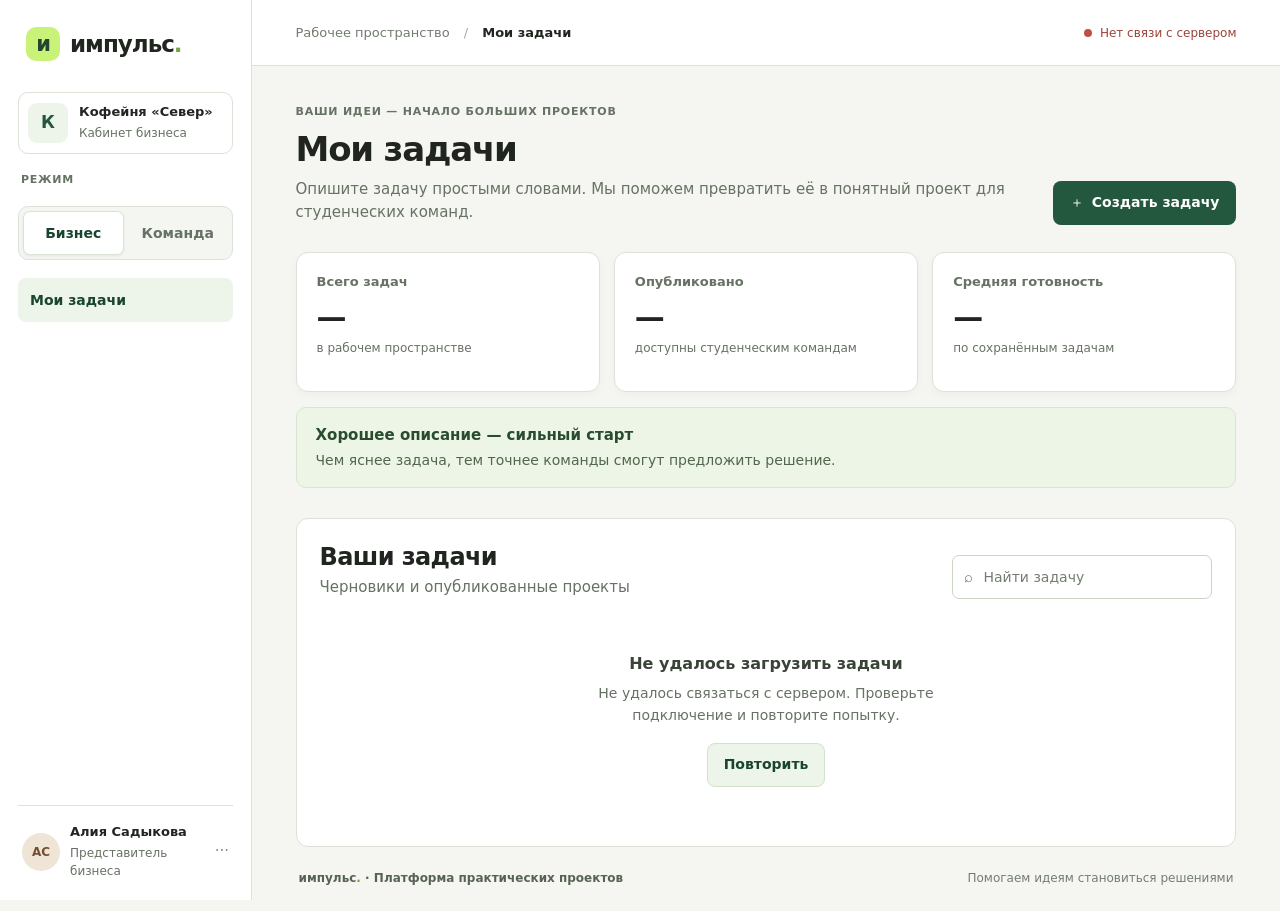
<file: frontend/index.html>
<!doctype html>
<html lang="ru">
  <head>
    <meta charset="utf-8">
    <meta name="viewport" content="width=device-width, initial-scale=1">
    <meta name="theme-color" content="#f6f6f2">
    <title>Задачи для команд — кабинет бизнеса</title>
    <link rel="stylesheet" href="./styles.css">
  </head>
  <body>
    <div class="app-shell">
      <aside class="sidebar">
        <a class="brand" href="#top" aria-label="На главную">
          <span class="brand-mark">и</span><span>импульс<span class="brand-dot">.</span></span>
        </a>
        <div class="workspace"><span class="workspace-icon">К</span><span><strong id="workspace-name">Кофейня «Север»</strong><small id="workspace-subtitle">Кабинет бизнеса</small></span></div>
        <div class="workspace-label role-label">Режим</div>
        <div class="role-switch" role="group" aria-label="Выберите режим работы">
          <button class="role-button active" type="button" data-role="business">Бизнес</button>
          <button class="role-button" type="button" data-role="team">Команда</button>
        </div>
        <nav class="side-nav" aria-label="Основная навигация">
          <a class="nav-item active" href="#workspace" data-view="business" data-nav-role="business">Мои задачи</a>
          <a class="nav-item" href="#marketplace" data-view="catalog" data-nav-role="team">Каталог проектов</a>
          <a class="nav-item" href="#marketplace" data-view="teams" data-nav-role="team">Команды</a>
        </nav>
        <div class="profile"><div class="avatar">АС</div><div><strong>Алия Садыкова</strong><small id="profile-role">Представитель бизнеса</small></div><span class="chevron">···</span></div>
      </aside>

      <main id="top" class="main-area">
        <header class="topbar"><div class="breadcrumbs">Рабочее пространство <span>/</span> <strong>Мои задачи</strong></div><div class="top-actions"><span id="server-connection" class="connection checking" aria-live="polite"><i></i>Проверяем подключение…</span></div></header>
        <div id="workspace" class="content">
          <section class="page-heading business-view-block">
            <div><div class="eyebrow">ВАШИ ИДЕИ — НАЧАЛО БОЛЬШИХ ПРОЕКТОВ</div><h1>Мои задачи</h1><p>Опишите задачу простыми словами. Мы поможем превратить её в понятный проект для студенческих команд.</p></div>
            <button id="new-task" class="button button-primary"><span>＋</span> Создать задачу</button>
          </section>

          <section class="overview-grid business-view-block" aria-label="Обзор задач">
            <article class="metric-card"><div class="metric-label">Всего задач</div><strong id="stat-total">—</strong><small>в рабочем пространстве</small></article>
            <article class="metric-card"><div class="metric-label">Опубликовано</div><strong id="stat-published">—</strong><small>доступны студенческим командам</small></article>
            <article class="metric-card"><div class="metric-label">Средняя готовность</div><strong id="stat-score">—</strong><small>по сохранённым задачам</small></article>
          </section>
          <aside class="tip-card business-view-block"><strong>Хорошее описание — сильный старт</strong><p>Чем яснее задача, тем точнее команды смогут предложить решение.</p></aside>

          <section id="editor" class="editor-card business-view-block" hidden>
            <div class="editor-header"><div><div class="eyebrow">МАСТЕР СОЗДАНИЯ</div><h2 id="editor-title">Новая задача</h2><p>Сохранение происходит на сервере. Черновик можно продолжить позже.</p></div><button id="close-editor" class="icon-button close-button" aria-label="Закрыть редактор">×</button></div>
            <div class="steps" aria-label="Этапы создания"><div class="step active" data-step-indicator="1"><span>1</span><b>Описание</b></div><i></i><div class="step" data-step-indicator="2"><span>2</span><b>Уточнения</b></div><i></i><div class="step" data-step-indicator="3"><span>3</span><b>Карточка задачи</b></div><i></i><div class="step" data-step-indicator="4"><span>4</span><b>Публикация</b></div></div>
            <div id="status-message" class="status-message" role="status" aria-live="polite" hidden></div>
            <section id="stage-description" class="stage">
              <div class="stage-title"><span class="stage-number">01</span><div><h3>Расскажите, что нужно сделать</h3><p>Можно начать с черновой идеи — уточним детали вместе.</p></div></div>
              <label class="field-label" for="description">Описание задачи</label>
              <textarea id="description" rows="5" maxlength="10000" placeholder="Например: в нашей кофейне гости часто долго ждут заказ в обед. Хотим понять, как ускорить обслуживание…"></textarea>
              <div class="field-foot"><span>Не нужно подбирать специальные слова</span><span id="description-count">0 / 10 000</span></div>
              <div class="form-actions"><span class="privacy-note">AI поможет структурировать идею — вы проверите каждый пункт</span><button id="analyze" class="button button-primary">Проанализировать</button></div>
            </section>
            <section id="stage-questions" class="stage" hidden>
              <div class="stage-title"><span class="stage-number">02</span><div><h3>Пара уточнений</h3><p>Ваши ответы помогут командам лучше понять задачу. Ответы сохраняются в карточку.</p></div></div>
              <div id="ai-mode" class="mode-container"></div>
              <div id="questions-list" class="questions-list"></div>
              <div class="form-actions"><button class="button button-quiet" data-back="1">← К описанию</button><button id="apply-answers" class="button button-primary">Перейти к карточке <span>→</span></button></div>
            </section>
            <section id="stage-card" class="stage" hidden>
              <div class="stage-title"><span class="stage-number">03</span><div><h3>Проверьте и дополните карточку</h3><p>Все поля можно менять. Подтвердите те, за которые готовы отвечать перед публикацией.</p></div></div>
              <div class="card-toolbar"><div id="card-mode" class="mode-container"></div><div id="revision-label" class="revision-label"></div></div>
              <div class="card-comparison">
                <aside class="source-description" aria-labelledby="source-description-title"><div class="eyebrow">ИСХОДНОЕ ОПИСАНИЕ</div><h4 id="source-description-title">С чего начали</h4><p id="source-description"></p></aside>
                <div class="prepared-card"><div class="prepared-card-heading"><h4>Текущая карточка</h4><p>Добавьте детали и подтвердите проверенные сведения.</p></div><div id="fields-grid" class="fields-grid"></div></div>
              </div>
              <div id="score-panel" class="score-panel" hidden></div>
              <div class="form-actions card-actions"><button class="button button-quiet" data-back="2">← К уточнениям</button><div class="action-group"><button id="save-draft" class="button button-secondary">Сохранить черновик</button><button id="save-confirm" class="button button-primary">Сохранить и пересчитать</button></div></div>
              <section id="public-preview" class="public-preview" aria-label="Предпросмотр публикации"></section>
              <div class="publish-bar"><div><strong>Готовы показать задачу командам?</strong><small>Опубликуются только подтверждённые поля. Рейтинг не блокирует публикацию.</small></div><button id="publish" class="button button-dark" disabled>Опубликовать задачу <span>→</span></button></div>
            </section>
            <section id="stage-published" class="stage published-stage" hidden></section>
          </section>

          <section class="task-list-section business-view-block"><div class="section-heading"><div><h2>Ваши задачи</h2><p>Черновики и опубликованные проекты</p></div><label class="search-box"><span>⌕</span><input id="task-search" type="search" placeholder="Найти задачу" aria-label="Найти задачу"></label></div><div id="task-list" class="task-list"><div class="loading-row"><span class="spinner"></span>Загружаем задачи…</div></div></section>
          <section id="marketplace-view" class="marketplace-view" hidden aria-live="polite">
            <div class="marketplace-toolbar"><button id="marketplace-back" class="button button-quiet">← Назад</button><span id="marketplace-context" class="marketplace-context">РАБОТА С КОМАНДАМИ</span><select id="selected-team" aria-label="Выбранная команда" hidden></select><button id="milestone-start" class="button button-secondary" hidden>＋ Зафиксировать этап</button></div>
            <div id="marketplace-content"></div>
          </section>
          <footer class="footer"><span>импульс<span class="brand-dot">.</span> <span>·</span> Платформа практических проектов</span><span>Помогаем идеям становиться решениями</span></footer>
        </div>
      </main>
    </div>
    <div id="toast" class="toast" role="status" aria-live="polite" hidden></div>
    <script type="module" src="./app.js"></script>
  </body>
</html>
</file>
<file: frontend/styles.css>
:root {
  color-scheme: light;
  font-family: Inter, "Segoe UI", system-ui, -apple-system, sans-serif;
  color: #20261f;
  background: #f5f6f1;
  font-synthesis: none;
  text-rendering: optimizeLegibility;
  --ink: #20261f;
  --muted: #667263;
  --line: #dce2d7;
  --green: #24583e;
  --green-dark: #19452f;
  --green-soft: #edf4e9;
  --green-wash: #f2f7ec;
  --lime: #c9f278;
  --purple: #7355a6;
  --surface: #fff;
  --shadow: 0 12px 32px rgb(31 46 28 / 7%);
}

* { box-sizing: border-box; }
html { min-width: 320px; scroll-behavior: smooth; }
body { min-width: 320px; margin: 0; font-size: 15px; line-height: 1.5; }
button, input, select, textarea { font: inherit; }
button { cursor: pointer; }
button:disabled { cursor: not-allowed; opacity: .56; }
a { color: inherit; }
:focus-visible { outline: 3px solid #81a75c; outline-offset: 3px; }
[hidden] { display: none !important; }

.app-shell { min-height: 100vh; }
.sidebar {
  position: fixed;
  inset: 0 auto 0 0;
  z-index: 5;
  display: flex;
  width: 252px;
  flex-direction: column;
  gap: 18px;
  padding: 25px 18px 18px;
  overflow-y: auto;
  background: var(--surface);
  border-right: 1px solid var(--line);
}
.brand {
  display: flex;
  align-items: center;
  gap: 10px;
  padding: 2px 8px 12px;
  color: var(--ink);
  font-family: Manrope, "Segoe UI", system-ui, sans-serif;
  font-size: 23px;
  font-weight: 800;
  letter-spacing: -1px;
  text-decoration: none;
}
.brand-mark {
  display: grid;
  width: 34px;
  height: 34px;
  place-items: center;
  border-radius: 10px;
  background: var(--lime);
  color: #24452f;
  font-size: 21px;
}
.brand-dot { color: #76a343; }
.workspace-label, .eyebrow, .marketplace-context {
  color: var(--muted);
  font-size: 11px;
  font-weight: 700;
  letter-spacing: .07em;
  text-transform: uppercase;
}
.workspace-label { padding: 0 3px; }
.workspace {
  display: flex;
  min-height: 62px;
  align-items: center;
  gap: 11px;
  padding: 9px;
  border: 1px solid var(--line);
  border-radius: 10px;
  background: #fff;
}
.workspace-icon {
  display: grid;
  width: 40px;
  height: 40px;
  flex: 0 0 auto;
  place-items: center;
  border-radius: 9px;
  background: var(--green-soft);
  color: var(--green);
  font-size: 17px;
  font-weight: 700;
}
.workspace strong, .profile strong { display: block; font-size: 13px; line-height: 1.35; }
.workspace small, .profile small { display: block; margin-top: 3px; color: var(--muted); font-size: 12px; }
.role-switch { display: grid; grid-template-columns: 1fr 1fr; gap: 4px; padding: 4px; border: 1px solid var(--line); border-radius: 10px; background: #f4f6f1; }
.role-button {
  min-height: 44px;
  padding: 8px 10px;
  border: 1px solid transparent;
  border-radius: 7px;
  background: transparent;
  color: var(--muted);
  font-size: 14px;
  font-weight: 650;
}
.role-button.active { border-color: #d9e5d1; background: #fff; color: var(--green-dark); box-shadow: 0 1px 3px rgb(25 48 27 / 8%); }
.side-nav { display: grid; gap: 6px; }
.nav-item {
  display: flex;
  min-height: 44px;
  align-items: center;
  padding: 9px 12px;
  border-radius: 8px;
  color: #485247;
  font-size: 14px;
  font-weight: 550;
  text-decoration: none;
}
.nav-item:hover { background: #f6f8f3; }
.nav-item.active { background: var(--green-soft); color: var(--green-dark); font-weight: 700; }
.profile { display: flex; align-items: center; gap: 10px; margin-top: auto; padding: 17px 4px 2px; border-top: 1px solid var(--line); }
.avatar { display: grid; width: 38px; height: 38px; flex: 0 0 auto; place-items: center; border-radius: 50%; background: #efe5d6; color: #754e2f; font-size: 12px; font-weight: 700; }
.chevron { margin-left: auto; color: #879184; }

.main-area { min-height: 100vh; margin-left: 252px; }
#top, #editor, #marketplace-view { scroll-margin-top: 12px; }
.topbar {
  display: flex;
  min-height: 66px;
  align-items: center;
  justify-content: space-between;
  gap: 16px;
  padding: 10px clamp(22px, 3.4vw, 52px);
  border-bottom: 1px solid var(--line);
  background: #fff;
}
.breadcrumbs { color: #717b6e; font-size: 13px; }
.breadcrumbs span { padding: 0 10px; color: #a3ab9f; }
.breadcrumbs strong { color: var(--ink); font-weight: 650; }
.top-actions { display: flex; min-width: 0; align-items: center; gap: 14px; }
.connection { display: inline-flex; align-items: center; gap: 8px; color: #52614f; font-size: 12px; white-space: nowrap; }
.connection i { width: 8px; height: 8px; flex: 0 0 auto; border-radius: 50%; background: #63a566; }
.connection.checking i { background: #c59b3e; }
.connection.offline { color: #9b4238; }
.connection.offline i { background: #bd5146; }
.content { width: min(100%, 1500px); margin: 0 auto; padding: 38px clamp(22px, 3.4vw, 52px) 24px; }
.page-heading { display: flex; align-items: flex-end; justify-content: space-between; gap: 24px; margin-bottom: 27px; }
.eyebrow { margin-bottom: 7px; }
h1, h2, h3, p { margin-top: 0; }
h1, h2, h3 { color: var(--ink); font-family: Manrope, "Segoe UI", system-ui, sans-serif; line-height: 1.25; }
h1 { margin-bottom: 8px; font-size: 34px; font-weight: 800; letter-spacing: -.035em; }
h2 { margin-bottom: 8px; font-size: 24px; font-weight: 750; letter-spacing: -.025em; }
h3 { margin-bottom: 7px; font-size: 18px; font-weight: 700; }
.page-heading p, .editor-header p, .stage-title p, .section-heading p { max-width: 720px; margin-bottom: 0; color: var(--muted); font-size: 15px; line-height: 1.55; }
.button {
  display: inline-flex;
  min-height: 44px;
  align-items: center;
  justify-content: center;
  gap: 8px;
  padding: 9px 16px;
  border: 1px solid transparent;
  border-radius: 8px;
  font-size: 14px;
  font-weight: 650;
  line-height: 1.25;
  text-align: center;
  text-decoration: none;
  transition: background-color .15s ease, border-color .15s ease, transform .15s ease;
}
.button:hover:not(:disabled) { transform: translateY(-1px); }
.button-primary { background: var(--green); color: #fff; }
.button-primary:hover:not(:disabled) { background: var(--green-dark); }
.button-secondary { border-color: #d4e1cd; background: var(--green-soft); color: var(--green-dark); }
.button-secondary:hover:not(:disabled) { background: #e2eedb; }
.button-dark { background: #25342a; color: #fff; }
.button-quiet { border-color: transparent; background: transparent; color: #485548; }
.button-quiet:hover:not(:disabled) { background: #f2f5ef; }

.overview-grid { display: grid; grid-template-columns: repeat(3, minmax(0, 1fr)); gap: 14px; margin-bottom: 15px; }
.metric-card {
  min-height: 140px;
  padding: 19px 20px;
  border: 1px solid var(--line);
  border-radius: 12px;
  background: #fff;
  box-shadow: 0 3px 10px rgb(29 44 25 / 3%);
}
.metric-label { color: var(--muted); font-size: 13px; font-weight: 600; }
.metric-card strong { display: block; margin: 9px 0 3px; color: var(--ink); font-family: Manrope, "Segoe UI", system-ui, sans-serif; font-size: 30px; font-weight: 800; letter-spacing: -.035em; line-height: 1.1; }
.metric-card small { color: var(--muted); font-size: 12px; }
.tip-card { margin-bottom: 30px; padding: 16px 19px; border: 1px solid #d9e6ce; border-radius: 10px; background: #edf5e6; }
.tip-card strong { display: block; margin-bottom: 4px; color: #294c31; font-size: 15px; }
.tip-card p { margin: 0; color: #52664d; font-size: 14px; }

.editor-card { margin: 0 0 30px; padding: 28px; border: 1px solid var(--line); border-radius: 14px; background: #fff; box-shadow: var(--shadow); scroll-margin-top: 16px; }
.editor-header { display: flex; align-items: flex-start; justify-content: space-between; gap: 14px; }
.editor-header h2 { margin-bottom: 6px; }
.icon-button { display: inline-grid; width: 44px; height: 44px; flex: 0 0 auto; place-items: center; border: 1px solid var(--line); border-radius: 8px; background: #fff; color: #485548; font-size: 22px; }
.icon-button:hover { background: #f5f7f2; }
.close-button { font-size: 25px; }
.steps { display: flex; align-items: center; gap: 12px; margin: 23px 0 24px; padding: 18px 0; border-bottom: 1px solid var(--line); }
.steps > i { height: 1px; flex: 1; background: #dce2d7; }
.step { display: flex; align-items: center; gap: 9px; color: #768174; font-size: 13px; white-space: nowrap; }
.step > span { display: grid; width: 30px; height: 30px; place-items: center; border: 1px solid #d4dcd1; border-radius: 50%; background: #fff; font-size: 13px; font-weight: 650; }
.step.active, .step.done { color: var(--green-dark); font-weight: 700; }
.step.active > span, .step.done > span { border-color: #c9dbc1; background: var(--green-soft); }
.stage { animation: stage-appear .18s ease-out; }
@keyframes stage-appear { from { opacity: .7; transform: translateY(3px); } to { opacity: 1; transform: none; } }
.stage-title { display: flex; align-items: flex-start; gap: 14px; margin-bottom: 21px; }
.stage-number { padding-top: 4px; color: #637b52; font-size: 12px; font-weight: 750; letter-spacing: .04em; }
.stage-title h3 { margin-bottom: 5px; }
.field-label { display: block; margin-bottom: 8px; color: #343e33; font-size: 14px; font-weight: 700; }
.stage textarea, .field-input, .answer-input {
  width: 100%;
  min-width: 0;
  padding: 12px 14px;
  border: 1px solid #cbd5c7;
  border-radius: 8px;
  outline: none;
  background: #fff;
  color: var(--ink);
  font-size: 16px;
  line-height: 1.5;
}
.stage textarea { resize: vertical; }
#description { min-height: 160px; }
.stage textarea:focus, .field-input:focus, .answer-input:focus, .marketplace-screen input:focus, .marketplace-screen select:focus, .marketplace-screen textarea:focus { border-color: #678d59; box-shadow: 0 0 0 3px rgb(107 149 86 / 18%); }
.stage textarea::placeholder, .field-input::placeholder, .answer-input::placeholder { color: #788275; opacity: 1; }
.field-foot { display: flex; justify-content: space-between; gap: 12px; margin-top: 7px; color: var(--muted); font-size: 12px; }
.form-actions { display: flex; align-items: center; justify-content: space-between; gap: 14px; margin-top: 22px; }
.privacy-note { color: var(--muted); font-size: 13px; }
.mode-container { min-height: 35px; }
.ai-mode { display: inline-flex; max-width: 100%; align-items: flex-start; gap: 7px; padding: 7px 11px; border: 1px solid #d7e4cd; border-radius: 7px; background: #f0f6ea; color: #36583a; font-size: 12px; line-height: 1.4; }
.ai-mode::before { content: "AI"; flex: 0 0 auto; font-size: 11px; font-weight: 800; letter-spacing: .04em; }
.ai-mode.fallback { border-color: #e4d5b8; background: #faf4e8; color: #745c31; }
.questions-list { display: grid; grid-template-columns: repeat(2, minmax(0, 1fr)); gap: 14px; }
.question-card { min-width: 0; padding: 16px; border: 1px solid var(--line); border-radius: 10px; background: #fbfcf9; }
.question-card > label:first-child { display: flex; align-items: flex-start; gap: 10px; margin-bottom: 12px; color: #2f392e; font-size: 15px; font-weight: 650; line-height: 1.5; }
.question-index { display: grid; width: 26px; height: 26px; flex: 0 0 auto; place-items: center; border-radius: 6px; background: #eaf1e4; color: #3c5d39; font-size: 12px; font-weight: 700; }
.answer-field-map { display: grid; gap: 5px; margin: 0 0 10px; }
.answer-field-map label { color: var(--muted); font-size: 12px; }
.answer-field-map select { min-height: 44px; padding: 7px 10px; border: 1px solid #cbd5c7; border-radius: 7px; background: #fff; color: var(--ink); font-size: 14px; }
.answer-input { min-height: 96px; resize: vertical; }
.stage .answer-input { min-height: 112px; }
.card-toolbar { display: flex; align-items: center; justify-content: space-between; gap: 15px; margin-bottom: 15px; }
.revision-label { color: var(--muted); font-size: 12px; }
.card-comparison { display: grid; grid-template-columns: minmax(190px, .65fr) minmax(0, 2fr); align-items: start; gap: 18px; }
.source-description { min-width: 0; padding: 17px; border: 1px solid #dce5d4; border-radius: 10px; background: #f4f8ee; }
.source-description h4, .prepared-card-heading h4, .public-preview-heading h4 { margin: 6px 0 9px; color: #354331; font-size: 17px; }
.source-description .eyebrow { font-size: 10px; line-height: 1.5; }
.source-description p { max-height: 420px; margin: 0; overflow: auto; color: #4c5946; font-size: 14px; line-height: 1.65; white-space: pre-wrap; overflow-wrap: anywhere; }
.prepared-card { min-width: 0; }
.prepared-card-heading { margin-bottom: 13px; }
.prepared-card-heading h4 { margin-top: 0; margin-bottom: 4px; }
.prepared-card-heading p { margin: 0; color: var(--muted); font-size: 13px; }
.fields-grid { display: grid; grid-template-columns: repeat(2, minmax(0, 1fr)); gap: 13px; }
.field-card { min-width: 0; padding: 14px; border: 1px solid var(--line); border-radius: 9px; background: #fff; }
.field-card:focus-within { border-color: #91ab81; }
.field-card-top { display: flex; align-items: center; justify-content: space-between; gap: 10px; margin-bottom: 9px; }
.field-card label { color: #394337; font-size: 14px; font-weight: 700; }
.confirm-control { display: inline-flex; align-items: center; gap: 7px; color: #53604f !important; font-size: 12px !important; font-weight: 600 !important; white-space: nowrap; cursor: pointer; }
.confirm-control input { width: 18px; height: 18px; margin: 0; accent-color: var(--green); }
.field-input { min-height: 48px; padding: 9px 11px; font-size: 15px; }
.field-input.multiline { min-height: 112px; resize: vertical; }
.stage .field-input { min-height: 72px; }
.stage .field-input.multiline { min-height: 104px; }
.field-hint { margin-top: 6px; color: var(--muted); font-size: 12px; line-height: 1.45; }
.field-quality-hint { margin-top: 8px; padding: 9px 10px; border-left: 3px solid #a8bb8f; border-radius: 3px; background: #f5f8f0; color: #536144; font-size: 13px; line-height: 1.5; }
.score-panel { margin-top: 20px; padding: 20px; border: 1px solid #d9e4d4; border-radius: 11px; background: #f8faf6; }
.score-header { display: flex; align-items: center; gap: 17px; }
.score-ring { position: relative; display: grid; width: 74px; height: 74px; flex: 0 0 auto; place-items: center; border-radius: 50%; background: conic-gradient(#568b50 var(--score-angle), #e2e9dd 0); }
.score-ring::before { position: absolute; inset: 6px; border-radius: 50%; background: #f8faf6; content: ""; }
.score-ring strong { position: relative; font-family: Manrope, "Segoe UI", system-ui, sans-serif; font-size: 21px; font-weight: 800; }
.score-copy strong { font-size: 16px; }
.score-copy p { margin: 4px 0 0; color: var(--muted); font-size: 13px; }
.score-breakdown { display: grid; grid-template-columns: repeat(2, minmax(0, 1fr)); gap: 9px 20px; margin-top: 18px; }
.score-row { display: flex; justify-content: space-between; gap: 14px; color: #4d594a; font-size: 13px; }
.score-row b { color: #315b36; white-space: nowrap; }
.missing-list { margin-top: 16px; padding-top: 13px; border-top: 1px solid #dfe6da; color: #6a5938; font-size: 13px; line-height: 1.55; }
.card-actions { padding: 5px 0; }
.action-group { display: flex; flex-wrap: wrap; justify-content: flex-end; gap: 9px; }
.publish-bar { display: flex; align-items: center; justify-content: space-between; gap: 16px; margin-top: 16px; padding: 17px; border: 1px solid #dce7d3; border-radius: 10px; background: var(--green-wash); }
.publish-bar strong { display: block; font-size: 15px; }
.publish-bar small { display: block; margin-top: 4px; color: var(--muted); font-size: 13px; }
.public-preview { margin-top: 22px; padding: 18px; border: 1px solid #dce5d4; border-radius: 10px; background: #fbfcf9; }
.public-preview-heading { display: flex; flex-wrap: wrap; align-items: center; justify-content: space-between; gap: 8px; }
.public-preview-heading h4 { margin: 0; }
.public-preview-heading span { color: #526447; font-size: 12px; }
.public-preview > p { margin: 9px 0 0; color: var(--muted); font-size: 13px; line-height: 1.55; }
.public-preview > .public-preview-notice, .public-preview > .public-preview-empty { padding: 11px 13px; border-radius: 7px; background: #f7f1e3; color: #735d34; }
.public-preview-details { margin-top: 14px; padding-top: 9px; border-top: 1px solid var(--line); }
.public-preview-details summary { min-height: 44px; padding: 10px 0; color: #355d38; font-size: 14px; font-weight: 650; cursor: pointer; }
.public-fields { display: grid; grid-template-columns: repeat(2, minmax(0, 1fr)); gap: 14px 22px; margin: 9px 0 0; }
.public-fields > div { min-width: 0; }
.public-fields dt { color: #62705a; font-size: 12px; font-weight: 650; }
.public-fields dd { margin: 4px 0 0; color: #354131; font-size: 14px; line-height: 1.55; white-space: pre-wrap; overflow-wrap: anywhere; }
.public-fields .public-field-empty { color: #788271; }
.status-message { margin-bottom: 17px; padding: 12px 14px; border: 1px solid #cfd7c9; border-radius: 8px; font-size: 14px; line-height: 1.5; }
.status-message.error { border-color: #e7c4bd; background: #fff2ef; color: #843d32; }
.status-message.success { border-color: #cfe0c7; background: #eef7e9; color: #345e39; }
.status-message.warning { border-color: #e5d8b6; background: #fff8e9; color: #765b2e; }
.conflict-actions { display: flex; flex-wrap: wrap; gap: 9px; margin-top: 11px; }

.task-list-section { padding: 23px; border: 1px solid var(--line); border-radius: 12px; background: #fff; }
.section-heading { display: flex; align-items: flex-end; justify-content: space-between; gap: 16px; margin-bottom: 17px; }
.section-heading h2 { margin-bottom: 4px; font-size: 24px; }
.search-box { display: flex; min-width: min(100%, 260px); min-height: 44px; align-items: center; gap: 8px; padding: 0 11px; border: 1px solid #cbd5c7; border-radius: 7px; background: #fff; color: #687365; }
.search-box input { width: 100%; min-width: 0; border: 0; outline: 0; background: transparent; color: var(--ink); font-size: 14px; }
.search-box input::placeholder { color: #737e70; opacity: 1; }
.task-list { display: grid; gap: 10px; }
.task-row { display: grid; grid-template-columns: minmax(0, 1fr) auto auto auto auto; align-items: center; gap: 14px; padding: 14px; border: 1px solid #e1e6dd; border-radius: 9px; background: #fff; }
.task-main { min-width: 0; }
.task-main strong { display: -webkit-box; overflow: hidden; color: #293329; font-size: 15px; font-weight: 700; line-height: 1.4; overflow-wrap: anywhere; -webkit-box-orient: vertical; -webkit-line-clamp: 2; }
.task-main small { display: block; margin-top: 5px; color: var(--muted); font-size: 12px; }
.task-status { padding: 5px 10px; border: 1px solid #d9ddd6; border-radius: 999px; background: #f3f4f1; color: #4e594c; font-size: 12px; font-weight: 650; white-space: nowrap; }
.task-status.published { border-color: #cfe0c7; background: #eef7e9; color: #365e3a; }
.task-score { min-width: 108px; padding: 6px 9px; border: 1px solid #d8e4d0; border-radius: 7px; background: #f5f9f1; color: #355f39; font-size: 13px; font-weight: 700; text-align: center; white-space: nowrap; }
.task-updated { color: var(--muted); font-size: 12px; white-space: nowrap; }
.task-actions { display: flex; flex-wrap: wrap; justify-content: flex-end; gap: 5px; }
.task-actions .button { min-height: 44px; padding-inline: 11px; font-size: 13px; }
.empty-state { padding: 36px 18px; color: var(--muted); text-align: center; }
.empty-state strong { display: block; margin-bottom: 7px; color: #394338; font-size: 16px; }
.empty-state p { max-width: 440px; margin: 0 auto 16px; font-size: 14px; line-height: 1.55; }
.loading-row { display: flex; align-items: center; gap: 10px; padding: 22px; color: var(--muted); font-size: 14px; }
.spinner { width: 18px; height: 18px; flex: 0 0 auto; border: 2px solid #dfe6db; border-top-color: #507746; border-radius: 50%; animation: spin .75s linear infinite; }
@keyframes spin { to { transform: rotate(360deg); } }
.published-stage { padding: 36px 14px; text-align: center; }
.success-mark { display: grid; width: 64px; height: 64px; place-items: center; margin: 0 auto 17px; border-radius: 50%; background: #e9f4e1; color: #477a40; font-size: 28px; font-weight: 700; }
.published-stage h3 { margin-bottom: 9px; font-size: 24px; }
.published-stage p { max-width: 600px; margin: 0 auto 18px; color: var(--muted); font-size: 15px; line-height: 1.55; }
.publication-preview { max-width: 680px; margin: 0 auto 22px; padding: 16px; border: 1px solid var(--line); border-radius: 9px; background: #f9fbf7; text-align: left; }
.publication-preview strong { font-size: 15px; }
.publication-preview p { margin: 6px 0 0; font-size: 13px; }
.footer { display: flex; justify-content: space-between; gap: 15px; padding: 22px 3px 0; color: #727d70; font-size: 12px; }
.footer > span:first-child { color: #576352; font-weight: 650; }
.toast { position: fixed; right: 22px; bottom: 20px; z-index: 20; max-width: min(440px, calc(100vw - 40px)); padding: 13px 16px; border: 1px solid #435b46; border-radius: 9px; background: #263a2b; box-shadow: var(--shadow); color: #fff; font-size: 14px; }
.toast.error { border-color: #a05449; background: #883f36; }
.toast.warning { border-color: #9a793e; background: #765b2e; }

.marketplace-view { margin-bottom: 28px; padding: 24px; border: 1px solid var(--line); border-radius: 12px; background: #fff; scroll-margin-top: 18px; }
.marketplace-toolbar { display: flex; flex-wrap: wrap; align-items: center; gap: 12px; margin-bottom: 18px; }
.marketplace-context { color: var(--muted); font-size: 11px; font-weight: 700; letter-spacing: .07em; }
.marketplace-toolbar #selected-team { max-width: 280px; min-height: 44px; margin-left: auto; padding: 8px 12px; border: 1px solid #cbd5c7; border-radius: 8px; background: #fff; color: var(--ink); font-size: 14px; }
.marketplace-toolbar #milestone-start { margin-left: auto; }
.marketplace-view:has(#selected-team:not([hidden])) .marketplace-toolbar #milestone-start { margin-left: 0; }
.marketplace-screen { width: 100%; max-width: none; overflow-wrap: anywhere; }
.marketplace-screen h2 { margin: 2px 0 18px; font-size: 24px; }
.marketplace-screen h2 small { color: var(--muted); font-size: .7em; font-weight: 550; }
.marketplace-screen form { display: grid; grid-template-columns: repeat(2, minmax(0, 1fr)); align-items: end; gap: 14px; margin: 0 0 18px; }
.marketplace-screen form label { display: grid; min-width: 0; gap: 7px; color: #394438; font-size: 14px; font-weight: 650; }
.marketplace-screen input, .marketplace-screen select, .marketplace-screen textarea { width: 100%; min-width: 0; min-height: 44px; padding: 9px 12px; border: 1px solid #cbd5c7; border-radius: 8px; outline: none; background: #fff; color: var(--ink); font-size: 16px; line-height: 1.45; }
.marketplace-screen textarea { min-height: 120px; resize: vertical; }
.marketplace-screen input::placeholder, .marketplace-screen textarea::placeholder { color: #737e70; opacity: 1; }
.marketplace-field--wide { grid-column: 1 / -1; }
.marketplace-screen--catalog form { grid-template-columns: repeat(2, minmax(0, 1fr)) auto; }
.marketplace-screen--catalog form > button, .marketplace-screen form > button { min-height: 44px; padding: 9px 16px; border: 1px solid var(--green); border-radius: 8px; background: var(--green); color: #fff; font-size: 14px; font-weight: 650; }
.marketplace-screen form > button:hover:not(:disabled) { background: var(--green-dark); }
.marketplace-screen [data-status] { margin: 8px 0 14px; color: var(--muted); font-size: 13px; line-height: 1.5; }
.marketplace-screen [data-status]:empty { display: none; }
.marketplace-screen [data-list], .marketplace-screen [data-cards] { display: grid; grid-template-columns: repeat(2, minmax(0, 1fr)); align-items: stretch; gap: 14px; margin-top: 16px; }
.marketplace-screen--review [data-list], .marketplace-screen--milestone [data-list] { grid-template-columns: minmax(0, 1fr); }
.marketplace-card { min-width: 0; padding: 18px; border: 1px solid #dce2d7; border-radius: 10px; background: #fff; }
.marketplace-card.marketplace-priority { border: 2px solid #76a663; background: #f6faf2; }
.marketplace-card h3 { margin: 0 0 8px; font-size: 18px; }
.marketplace-card p { margin: 7px 0; color: #465244; font-size: 14px; line-height: 1.55; }
.marketplace-card__meta { display: flex; flex-wrap: wrap; align-items: center; gap: 8px; margin: 9px 0; color: var(--muted); font-size: 13px; }
.marketplace-card__summary { margin: 9px 0 13px; color: #465244; font-size: 15px; line-height: 1.55; }
.marketplace-card__score { display: inline-flex; align-items: center; gap: 6px; padding: 6px 10px; border: 1px solid #d8e4d0; border-radius: 7px; background: #f4f8f0; color: #315b37; font-size: 13px; font-weight: 700; }
.marketplace-card__score strong { font-size: 16px; }
.marketplace-card__score span { color: var(--muted); font-size: 12px; font-weight: 550; }
.marketplace-badge { display: inline-flex; min-height: 28px; align-items: center; padding: 4px 9px; border: 1px solid #d9ded6; border-radius: 999px; background: #f4f5f2; color: #4c584a; font-size: 12px; font-weight: 650; line-height: 1.3; }
.marketplace-badge--positive { border-color: #cfe0c7; background: #eef7e9; color: #345e39; }
.marketplace-badge--muted { color: #596456; }
.marketplace-card__details { margin: 14px 0 0; padding-top: 11px; border-top: 1px solid #e4e9e1; font-size: 14px; }
.marketplace-card__details summary { color: #3f5c3e; font-weight: 650; cursor: pointer; }
.marketplace-card dl { display: grid; grid-template-columns: minmax(140px, .7fr) minmax(0, 1.7fr); gap: 9px 16px; margin: 12px 0 0; font-size: 14px; line-height: 1.5; }
.marketplace-card dt { min-width: 0; margin: 0; color: #4e5a4b; font-weight: 700; }
.marketplace-card dd { min-width: 0; margin: 0; color: #293329; white-space: pre-wrap; overflow-wrap: anywhere; }
.marketplace-card__actions { display: flex; flex-wrap: wrap; align-items: center; gap: 8px; margin-top: 14px; }
.marketplace-card__actions button, .marketplace-card button, .marketplace-card a { min-height: 44px; }
.marketplace-card__actions button, .marketplace-card button { padding: 8px 13px; border: 1px solid #d4e1cd; border-radius: 7px; background: var(--green-soft); color: var(--green-dark); font-size: 13px; font-weight: 650; }
.marketplace-card__actions button:hover:not(:disabled), .marketplace-card button:hover:not(:disabled) { background: #e2eedb; }
.marketplace-card__actions button:disabled, .marketplace-screen button:disabled { cursor: not-allowed; opacity: .55; }
.marketplace-card__points { display: flex; align-items: baseline; gap: 6px; margin: 12px 0 0; color: #315b37; font-size: 13px; }
.marketplace-card__points strong { font-size: 18px; font-weight: 750; }
.marketplace-card a { display: inline-flex; align-items: center; margin-right: 12px; color: #24583e; font-size: 14px; }

@media (min-width: 1280px) {
  .questions-list { grid-template-columns: repeat(3, minmax(0, 1fr)); }
}
@media (max-width: 1120px) {
  .content { padding-right: 28px; padding-left: 28px; }
  .topbar { padding-right: 28px; padding-left: 28px; }
  .task-row { grid-template-columns: minmax(0, 1fr) auto auto; }
  .task-updated { display: none; }
}
@media (max-width: 760px) {
  html { scroll-behavior: auto; }
  .sidebar {
    position: relative;
    inset: auto;
    display: grid;
    width: 100%;
    max-height: none;
    grid-template-columns: minmax(120px, 1fr) minmax(180px, .8fr);
    grid-template-areas: "brand role" "nav nav";
    align-items: center;
    gap: 9px 16px;
    padding: 10px 16px 12px;
    overflow: visible;
    border-right: 0;
    border-bottom: 1px solid var(--line);
  }
  .brand { grid-area: brand; padding: 0; font-size: 20px; }
  .brand-mark { width: 30px; height: 30px; font-size: 19px; }
  .workspace, .workspace-label, .profile { display: none; }
  .role-label { display: none; }
  .role-switch { grid-area: role; justify-self: end; width: min(100%, 250px); }
  .role-button { min-height: 42px; padding: 7px 9px; font-size: 14px; }
  .side-nav { display: flex; grid-area: nav; flex-wrap: wrap; gap: 7px; }
  .nav-item { min-height: 44px; flex: 0 1 auto; padding: 8px 12px; border: 1px solid #e3e8df; background: #fff; font-size: 14px; }
  .nav-item.active { border-color: #d1e0c7; background: var(--green-soft); }
  .main-area { margin-left: 0; }
  .topbar { min-height: 58px; flex-wrap: wrap; gap: 6px 12px; padding: 8px 18px; }
  .breadcrumbs { min-width: 0; flex: 1 1 160px; }
  .top-actions { flex: 0 0 auto; }
  .connection { font-size: 12px; }
  .content { padding: 25px 18px 20px; }
  .page-heading { align-items: flex-start; flex-direction: column; gap: 13px; }
  h1 { font-size: 30px; }
  h2 { font-size: 23px; }
  .page-heading p, .editor-header p, .stage-title p, .section-heading p { font-size: 14px; }
  .overview-grid { gap: 10px; }
  .metric-card { min-height: 125px; padding: 15px; }
  .metric-card strong { font-size: 27px; }
  .tip-card { margin-bottom: 22px; }
  .editor-card { padding: 20px 17px; }
  .steps { gap: 7px; padding: 13px 0; }
  .steps > i { min-width: 5px; }
  .step { gap: 6px; font-size: 12px; }
  .step > span { width: 27px; height: 27px; }
  .questions-list, .fields-grid { grid-template-columns: minmax(0, 1fr); }
  .form-actions { align-items: stretch; }
  .form-actions .button { flex: 0 1 auto; }
  .privacy-note { font-size: 12px; }
  .task-list-section { padding: 18px 15px; }
  .section-heading { align-items: stretch; flex-direction: column; }
  .search-box { width: 100%; }
  .task-row { grid-template-columns: minmax(0, 1fr) auto; gap: 9px 12px; }
  .task-main { grid-column: 1 / -1; }
  .task-status { grid-column: 1; justify-self: start; }
  .task-score { grid-column: 2; min-width: 100px; }
  .task-actions { grid-column: 1 / -1; justify-content: flex-start; }
  .task-actions .button { min-height: 44px; }
  .task-updated { display: none; }
  .marketplace-view { padding: 18px 15px; }
  .marketplace-toolbar { gap: 9px; }
  .marketplace-context { flex: 1 1 120px; font-size: 10px; }
  .marketplace-toolbar #selected-team { max-width: none; min-width: 0; flex-basis: 100%; margin-left: 0; }
  .marketplace-toolbar #milestone-start { width: 100%; margin-left: 0; }
  .marketplace-screen form, .marketplace-screen--catalog form { grid-template-columns: minmax(0, 1fr); }
  .marketplace-screen form > button { justify-self: stretch; }
  .marketplace-field--wide { grid-column: auto; }
  .marketplace-screen [data-list], .marketplace-screen [data-cards] { grid-template-columns: minmax(0, 1fr); }
  .marketplace-screen--review [data-list], .marketplace-screen--milestone [data-list] { grid-template-columns: minmax(0, 1fr); }
  .marketplace-card dl { grid-template-columns: minmax(0, 1fr); gap: 3px; }
  .marketplace-card dd { margin-bottom: 7px; }
  .publish-bar { align-items: stretch; flex-direction: column; }
  .publish-bar .button { width: 100%; }
  .score-breakdown { grid-template-columns: minmax(0, 1fr); }
  .footer { flex-direction: column; gap: 6px; }
  .footer > span:last-child { text-align: left; }
}
@media (max-width: 460px) {
  .sidebar { grid-template-columns: minmax(95px, .7fr) minmax(150px, 1fr); gap: 8px; padding-right: 12px; padding-left: 12px; }
  .brand { gap: 7px; font-size: 18px; }
  .brand-mark { width: 28px; height: 28px; }
  .role-switch { gap: 2px; padding: 2px; }
  .role-button { min-height: 40px; padding: 5px; font-size: 13px; }
  .nav-item { flex: 1 1 auto; justify-content: center; padding: 7px 9px; font-size: 13px; }
  .breadcrumbs { font-size: 12px; }
  .breadcrumbs span { padding: 0 5px; }
  .connection { font-size: 11px; }
  .top-actions { gap: 7px; }
  .content { padding-right: 13px; padding-left: 13px; }
  .overview-grid { grid-template-columns: repeat(3, minmax(0, 1fr)); gap: 7px; }
  .metric-card { min-height: 103px; padding: 10px 9px; }
  .metric-label { font-size: 11px; line-height: 1.3; }
  .metric-card strong { margin: 8px 0 0; font-size: 24px; }
  .metric-card small { display: none; }
  .page-heading > .button { width: 100%; }
  .editor-card { padding: 17px 13px; }
  .steps { gap: 4px; }
  .steps > i { flex-basis: 7px; }
  .step { flex-direction: column; gap: 4px; font-size: 11px; text-align: center; }
  .step > span { width: 25px; height: 25px; }
  .field-foot { font-size: 11px; }
  .form-actions { flex-wrap: wrap; }
  .form-actions > * { max-width: 100%; }
  .action-group { width: 100%; justify-content: stretch; }
  .action-group .button { flex: 1 1 130px; }
  .task-row { padding: 11px; }
  .task-score { min-width: 88px; font-size: 12px; }
  .marketplace-view { padding: 15px 11px; }
  .marketplace-toolbar { gap: 6px; }
  .marketplace-toolbar .button { min-height: 42px; padding: 8px 10px; font-size: 13px; }
  .marketplace-context { min-width: 100px; font-size: 9px; }
  .marketplace-card { padding: 14px; }
  .score-header { align-items: flex-start; gap: 12px; }
  .score-ring { width: 62px; height: 62px; }
  .score-copy strong { font-size: 14px; }
  .score-copy p { font-size: 12px; }
}
@media (prefers-reduced-motion: reduce) {
  *, *::before, *::after { scroll-behavior: auto !important; animation-duration: .01ms !important; animation-iteration-count: 1 !important; transition-duration: .01ms !important; }
}

button:focus-visible, input:focus-visible, select:focus-visible, textarea:focus-visible, a:focus-visible { outline: 3px solid #719858; outline-offset: 3px; }
.rating-guide { display: flex; align-items: center; justify-content: space-between; gap: 14px; margin-top: 12px; padding: 12px; border: 1px solid #dce7d2; border-radius: 9px; background: #f3f8ee; }
.rating-guide strong { color: #35593a; font-size: 15px; }
.rating-guide p { margin: 4px 0 0; color: #627060; font-size: 14px; line-height: 1.5; }
.rating-guide small { display: block; margin-top: 5px; color: #68765b; font-size: 12px; }
.rating-guide-action { flex: none; min-height: 44px; font-size: 14px; white-space: nowrap; }
.rating-guide-stale { border-color: #f0dfbc; background: #fff7e9; }
.rating-guide-stale strong { color: #835c25; }
.rating-guide-complete { background: #f7faf5; }

@media (max-width: 1280px) {
  .card-comparison { grid-template-columns: minmax(0, 1fr); }
  .source-description p { max-height: 220px; }
}
@media (max-width: 760px) {
  .rating-guide { align-items: flex-start; flex-direction: column; }
  .rating-guide-action { width: 100%; white-space: normal; }
  .public-fields { grid-template-columns: minmax(0, 1fr); }
  .public-preview { padding: 14px; }
}
.public-preview-details summary:focus-visible { outline: 3px solid #719858; outline-offset: 3px; }
</file>
